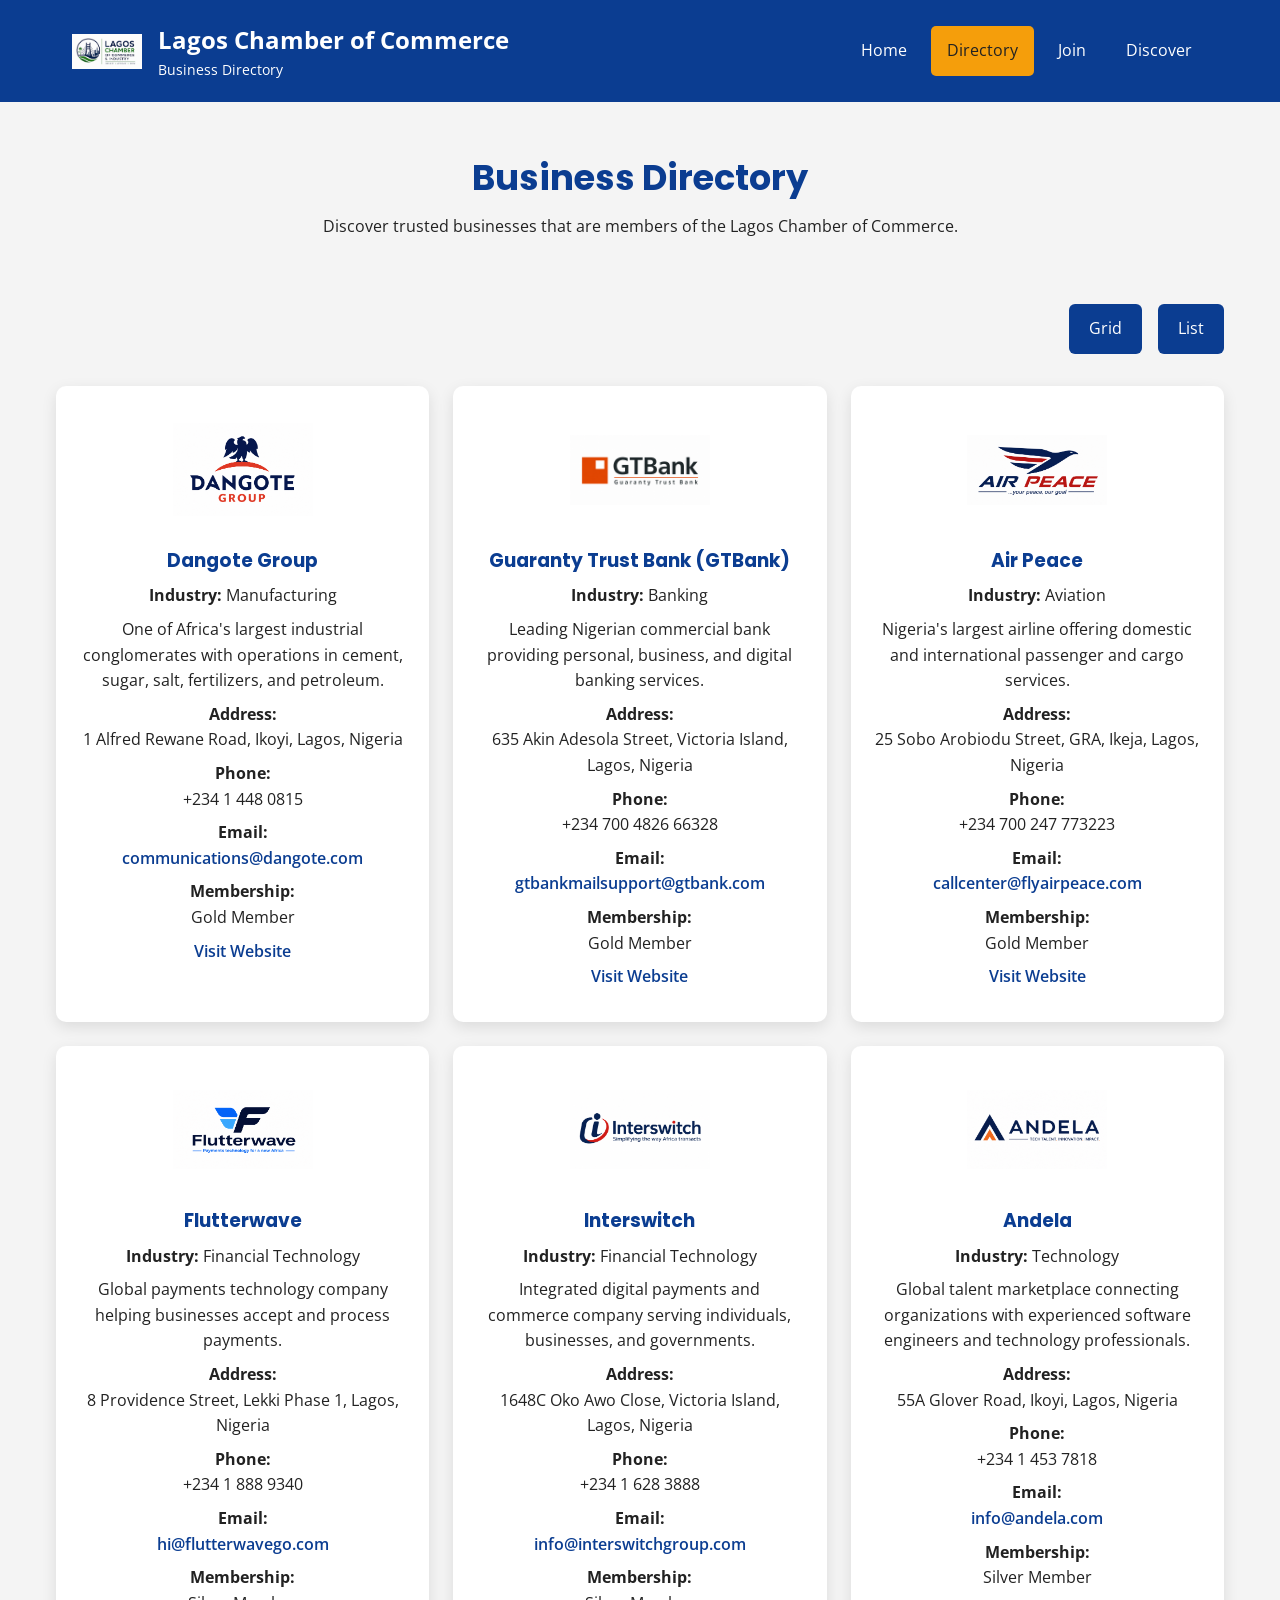
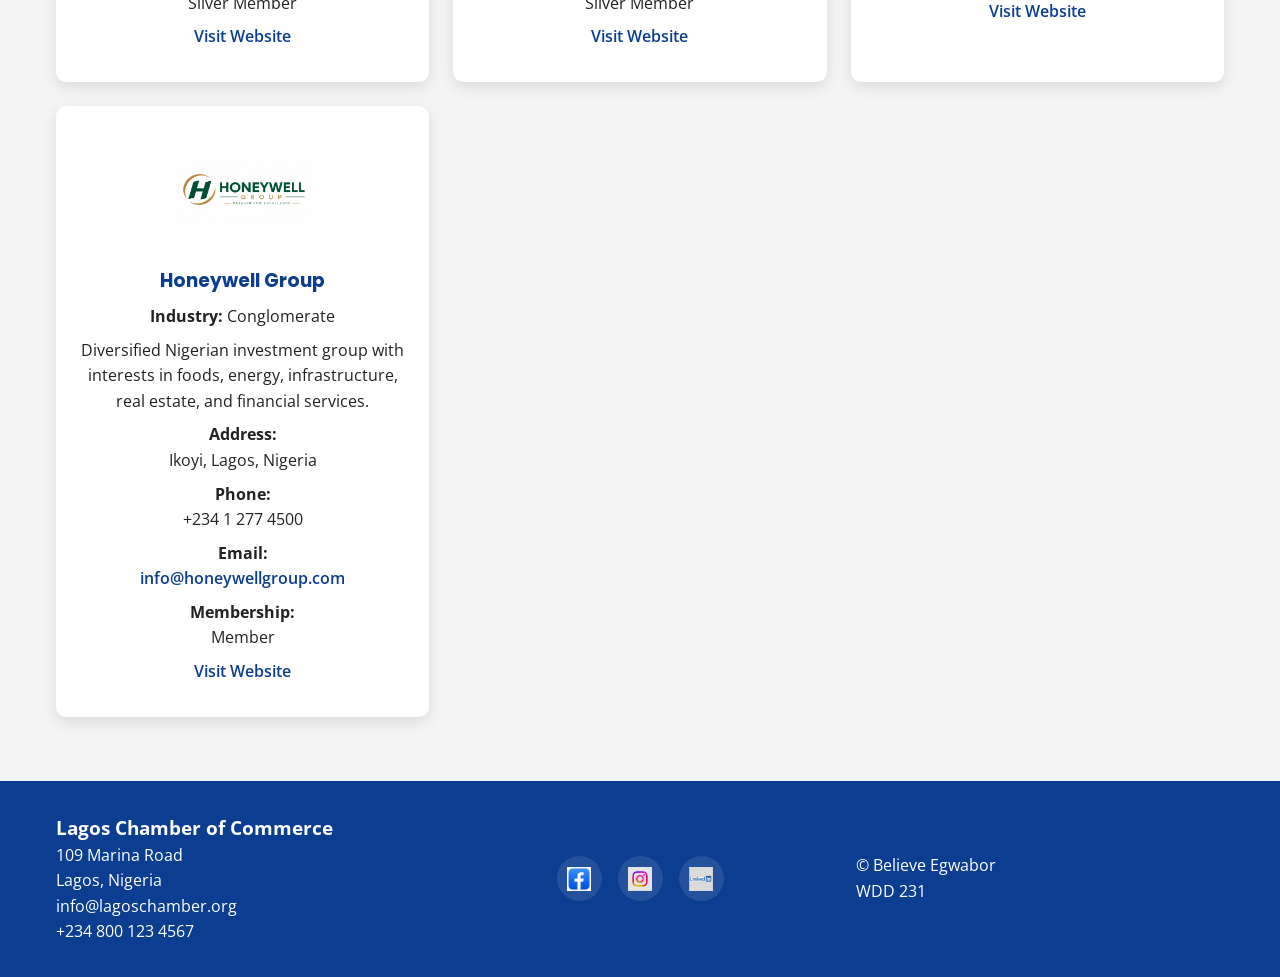
<file: chamber/directory.html>
<!DOCTYPE html>
<html lang="en">
<head>
    <!-- Character Encoding -->
    <meta charset="UTF-8">

    <!-- Responsive Design -->
    <meta name="viewport" content="width=device-width, initial-scale=1.0">

    <!-- SEO -->
    <title>Business Directory - Lagos Chamber of Commerce</title>

    <meta
        name="description"
        content="Explore businesses that are members of the Lagos Chamber of Commerce. Find trusted companies, contact information, and membership details.">

    <meta name="author" content="Believe Egwabor">

    <!-- Favicon -->
    <link rel="icon" href="images/favicon.ico">

    <!-- Open Graph -->
    <meta property="og:title" content="Lagos Chamber of Commerce Directory">
    <meta property="og:description"
        content="Find trusted businesses in the Lagos Chamber of Commerce Directory.">
    <meta property="og:image"
        content="https://believeegwabor-creator.github.io/wdd231/chamber/images/og-image.png">
    <meta property="og:url"
        content="https://believeegwabor-creator.github.io/wdd231/chamber/directory.html">
    <meta property="og:type" content="website">

    <!-- Google Fonts -->
    <link rel="preconnect" href="https://fonts.googleapis.com">

    <link rel="preconnect"
        href="https://fonts.gstatic.com"
        crossorigin>

    <link
        href="https://fonts.googleapis.com/css2?family=Open+Sans:wght@400;600&family=Poppins:wght@500;700&display=swap"
        rel="stylesheet">

    <!-- CSS -->
    <link rel="stylesheet" href="styles/normalize.css">
    <link rel="stylesheet" href="styles/small.css">
    <link rel="stylesheet" href="styles/larger.css">
</head>

<body>

    <!-- ================= HEADER ================= -->

    <header>

        <div class="header-container">

            <a href="directory.html" class="logo">

                <img
                    src="images/logo.png"
                    alt="Lagos Chamber of Commerce Logo"
                    width="60"
                    height="60">

                <div class="logo-text">

                    <h2>Lagos Chamber of Commerce</h2>

                    <p>Business Directory</p>

                </div>

            </a>

            <button
                id="menu-button"
                aria-label="Open navigation menu"
                aria-expanded="false"
                aria-controls="primary-navigation">

                ☰

            </button>

            <nav id="primary-navigation">

                <ul class="navigation">

                    <li><a href="index.html">Home</a></li>

                    <li>
                        <a href="directory.html" class="active">
                            Directory
                        </a>
                    </li>

                    <li><a href="join.html">Join</a></li>

                    <li><a href="discover.html">Discover</a></li>

                </ul>

            </nav>

        </div>

    </header>

    <!-- ================= MAIN ================= -->

    <main>

        <section class="page-header">

            <h1>Business Directory</h1>

            <p>
                Discover trusted businesses that are members of the
                Lagos Chamber of Commerce.
            </p>

        </section>

        <section class="view-controls">

            <h2 class="visually-hidden">
                Directory View Controls
            </h2>

            <button
                id="grid-view"
                aria-label="Display businesses in grid view">

                Grid

            </button>

            <button
                id="list-view"
                aria-label="Display businesses in list view">

                List

            </button>

        </section>

        <section
            id="members-container"
            class="grid-view">

            <!-- JavaScript will generate member cards -->

        </section>

    </main>

    <!-- ================= FOOTER ================= -->

    <footer>

        <div class="footer-content">

            <section>

                <h3>Lagos Chamber of Commerce</h3>

                <p>109 Marina Road</p>

                <p>Lagos, Nigeria</p>

                <p>info@lagoschamber.org</p>

                <p>+234 800 123 4567</p>

            </section>

            <section class="social-links">

                <a href="#" aria-label="Facebook">

                    <img
                        src="images/facebook.png"
                        alt="Facebook icon">

                </a>

                <a href="#" aria-label="Instagram">

                    <img
                        src="images/instagram.png"
                        alt="Instagram icon">

                </a>

                <a href="#" aria-label="LinkedIn">

                    <img
                        src="images/linkedin.png"
                        alt="LinkedIn icon">

                </a>

            </section>

            <section>

                <p>

                    &copy;
                    <span id="current-year"></span>

                    Believe Egwabor

                </p>

                <p>WDD 231</p>

                <p id="last-modified"></p>

            </section>

        </div>

    </footer>

    <script src="scripts/navigation.js" defer></script>

    <script src="scripts/directory.js" defer></script>

</body>

</html>
</file>
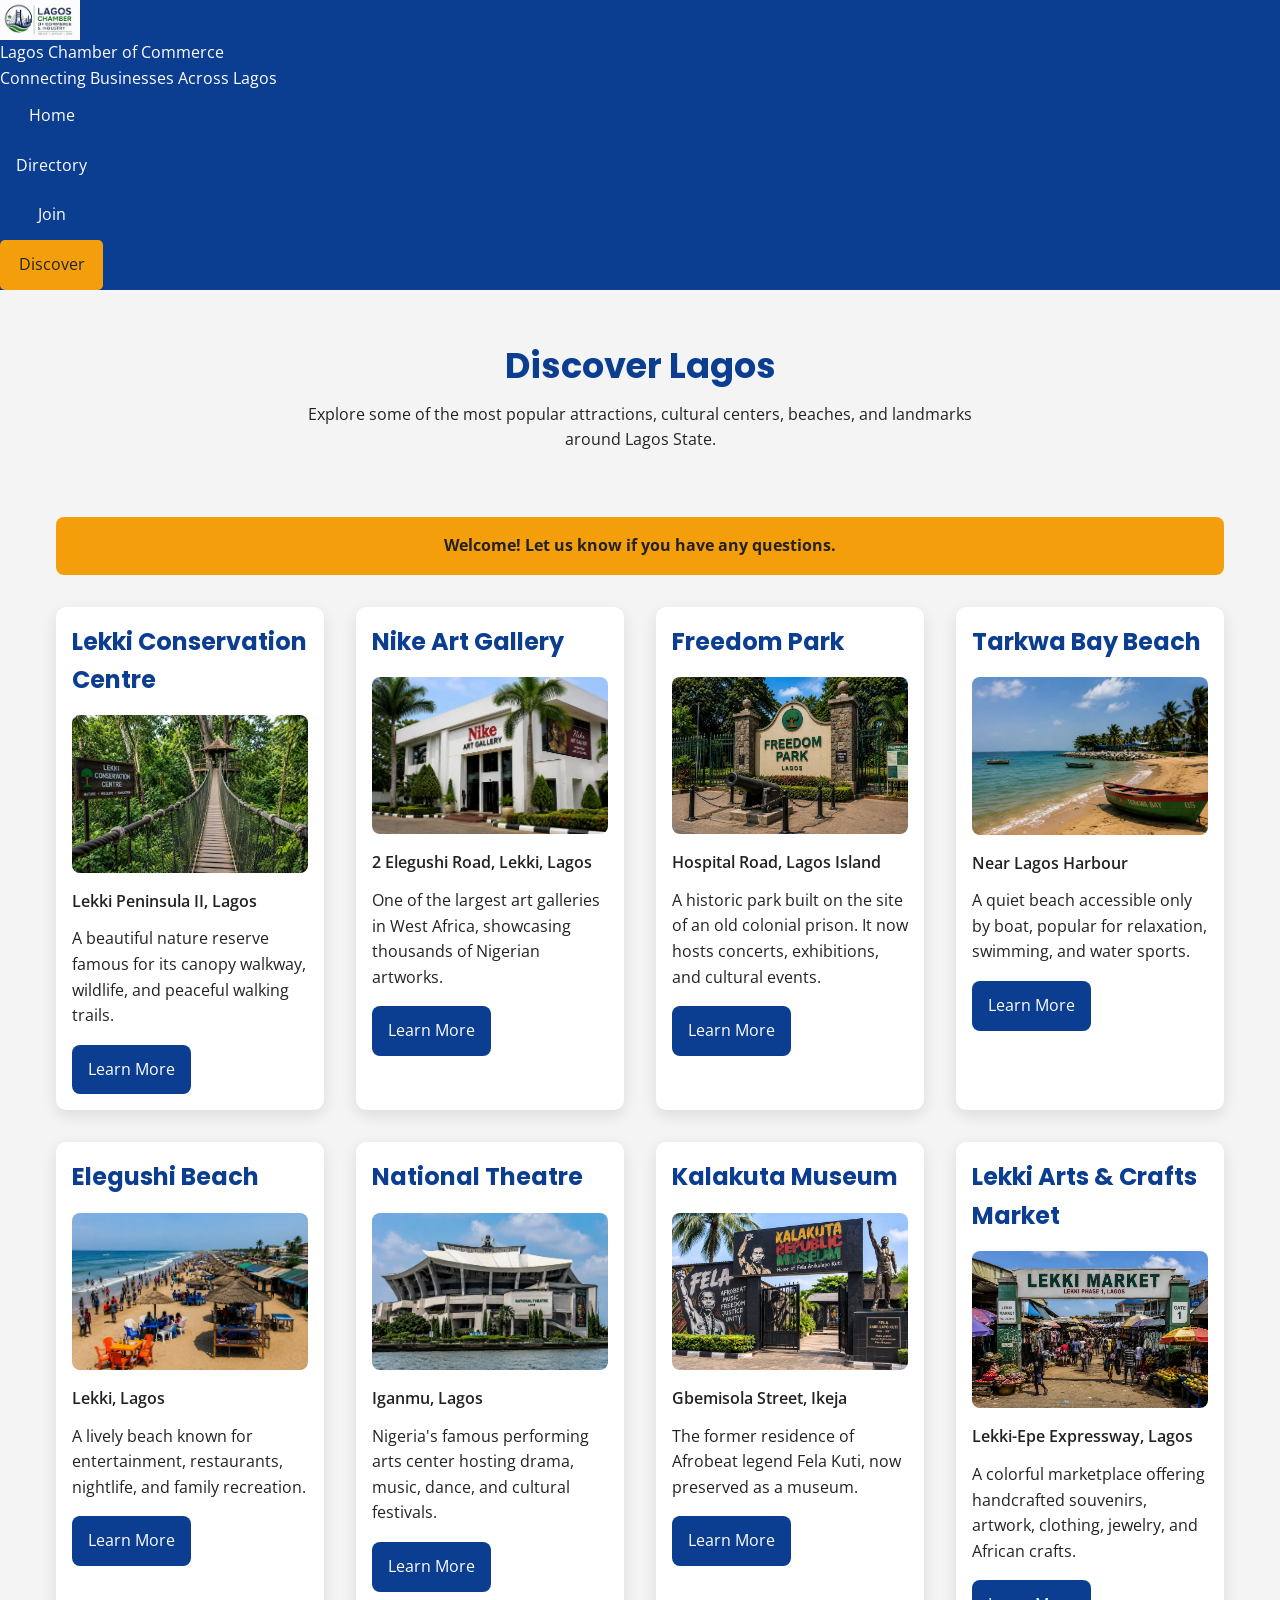
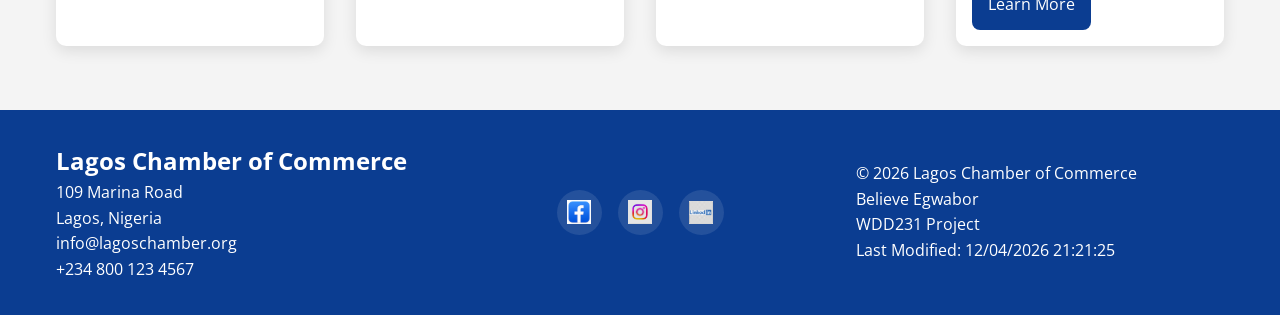
<file: chamber/discover.html>
<!DOCTYPE html>
<html lang="en">

<head>
    <meta charset="UTF-8">
    <meta name="viewport" content="width=device-width, initial-scale=1.0">

    <title>Discover | Lagos Chamber of Commerce</title>

    <meta name="description"
        content="Discover attractions, culture, history, and places of interest in Lagos, Nigeria.">

    <meta name="author" content="Believe Egwabor">

    <meta property="og:title" content="Discover Lagos with the Chamber of Commerce">
    <meta property="og:description"
        content="Explore the top attractions and places of interest in Lagos.">
    <meta property="og:image"
        content="https://believeegwabor-creator.github.io/wdd231/chamber/images/og-image.png">
    <meta property="og:url"
        content="https://believeegwabor-creator.github.io/wdd231/chamber/discover.html">

    <link rel="icon" href="images/favicon.ico">

    <link rel="preconnect" href="https://fonts.googleapis.com">
    <link rel="preconnect" href="https://fonts.gstatic.com" crossorigin>

    <link
        href="https://fonts.googleapis.com/css2?family=Open+Sans:wght@400;600&family=Poppins:wght@500;700&display=swap"
        rel="stylesheet">

    <link rel="stylesheet" href="styles/normalize.css">
    <link rel="stylesheet" href="styles/small.css">
    <link rel="stylesheet" href="styles/larger.css">

    <script src="scripts/navigation.js" defer></script>
    <script type="module" src="scripts/discover.js"></script>

</head>

<body>

<header>

    <div class="logo-container">

        <img src="images/logo.png"
            alt="Lagos Chamber of Commerce Logo"
            width="80"
            height="80">

        <div>
            <p class="site-title">Lagos Chamber of Commerce</p>
            <p>Connecting Businesses Across Lagos</p>
        </div>

    </div>

    <button id="menu-button" aria-label="Menu">
        ☰
    </button>

    <nav class="navigation">

        <ul>

            <li><a href="index.html">Home</a></li>

            <li><a href="directory.html">Directory</a></li>

            <li><a href="join.html">Join</a></li>

            <li><a href="discover.html" class="active">Discover</a></li>

        </ul>

    </nav>

</header>

<main>

<section class="page-header">

    <h1>Discover Lagos</h1>

    <p>
        Explore some of the most popular attractions,
        cultural centers, beaches, and landmarks
        around Lagos State.
    </p>

</section>

<div id="visitor-message"
     class="visitor-message">
</div>

</section>

<div id="discover-grid"
     class="discover-grid">
</div>

</section>

</main>

<footer>

    <div class="footer-content">

        <section>

            <h2>Lagos Chamber of Commerce</h2>

            <p>109 Marina Road</p>

            <p>Lagos, Nigeria</p>

            <p>info@lagoschamber.org</p>

            <p>+234 800 123 4567</p>

        </section>

        <section class="social-links">

            <a href="https://facebook.com"
                target="_blank"
                rel="noopener">

                <img src="images/facebook.png"
                    alt="Facebook icon"
                    width="40"
                    height="40">

            </a>

            <a href="https://instagram.com"
                target="_blank"
                rel="noopener">

                <img src="images/instagram.png"
                    alt="Instagram icon"
                    width="40"
                    height="40">

            </a>

            <a href="https://linkedin.com"
                target="_blank"
                rel="noopener">

                <img src="images/linkedin.png"
                    alt="LinkedIn icon"
                    width="40"
                    height="40">

            </a>

        </section>

        <section>

            <p>&copy; <span id="currentYear"></span> Lagos Chamber of Commerce</p>

            <p>Believe Egwabor</p>

            <p>WDD231 Project</p>

            <p>
                Last Modified:
                <span id="lastModified"></span>
            </p>

        </section>

    </div>

</footer>

</body>
</html>
</file>
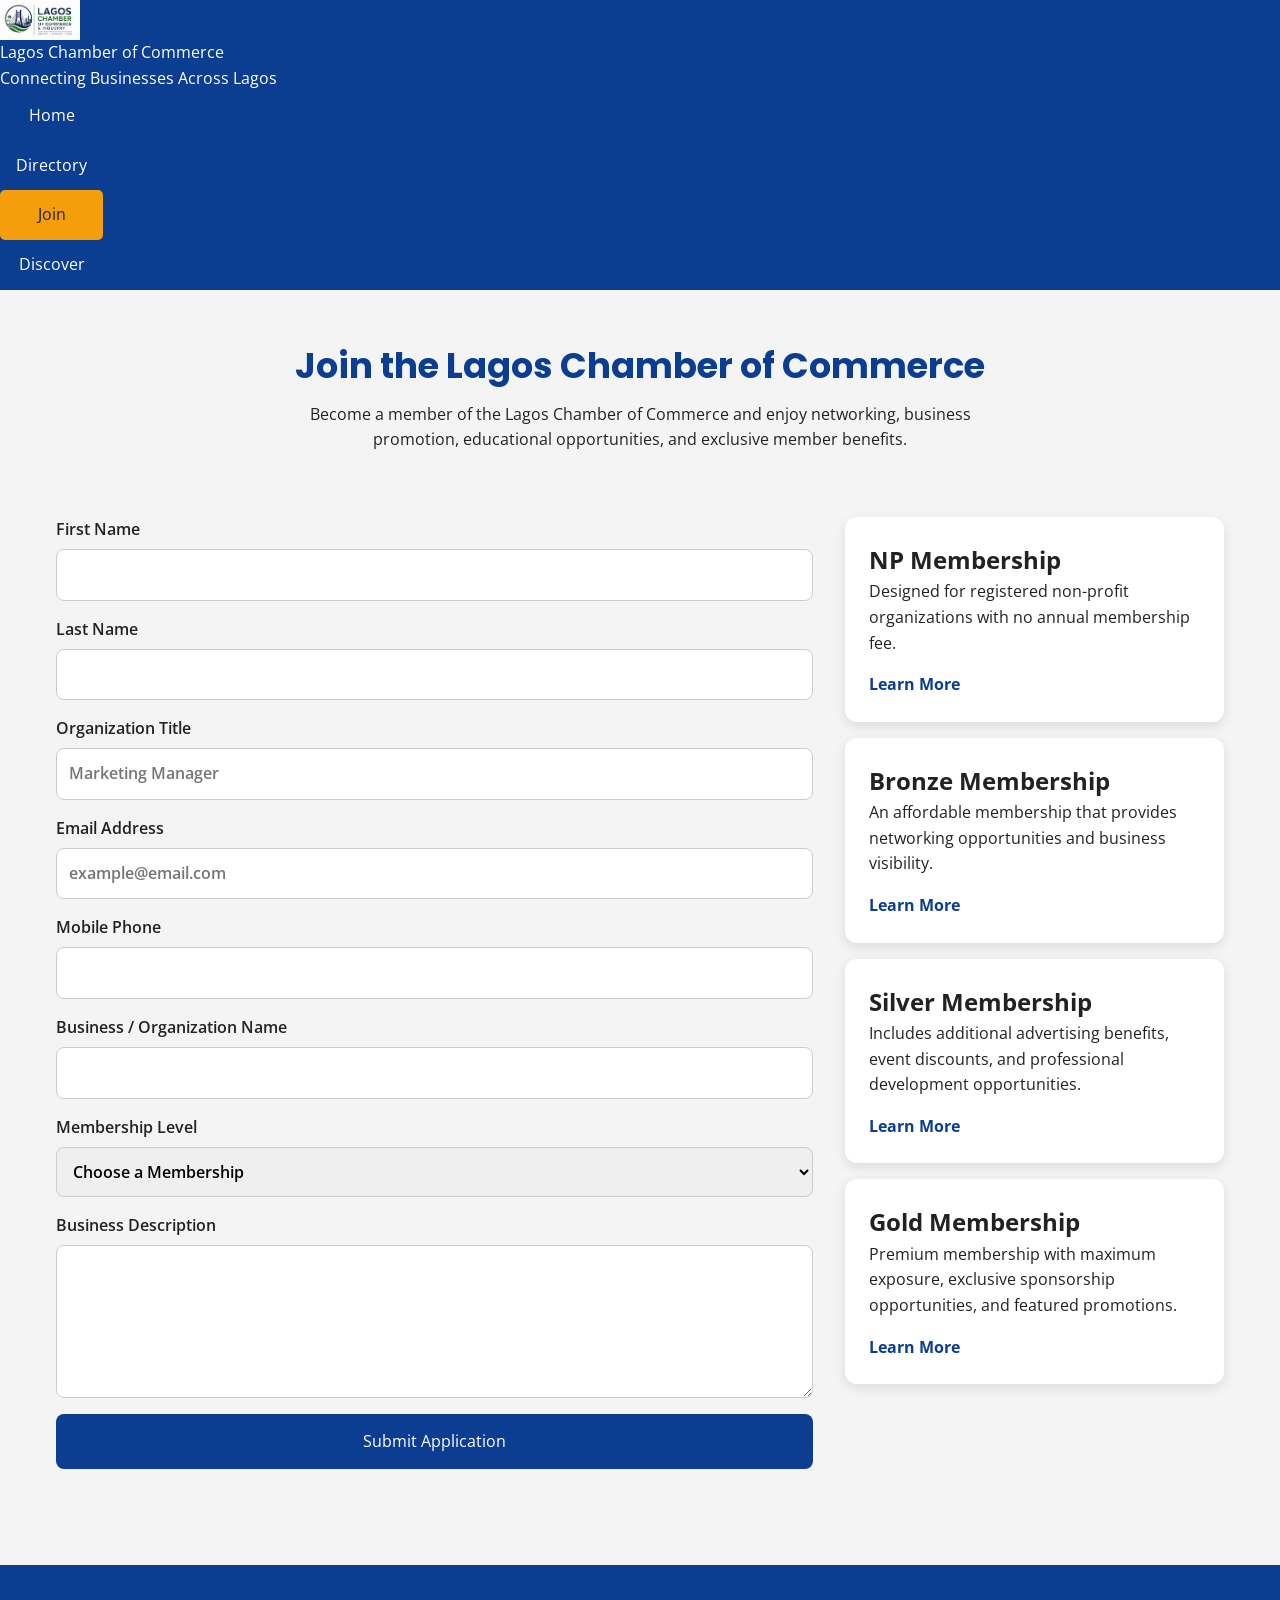
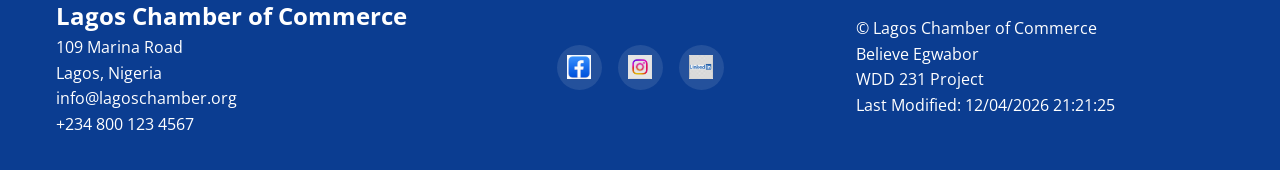
<file: chamber/join.html>
<!DOCTYPE html>
<html lang="en">
<head>
    <meta charset="UTF-8">
    <meta name="viewport" content="width=device-width, initial-scale=1.0">

    <title>Join the Lagos Chamber of Commerce</title>

    <meta name="description" content="Apply to become a member of the Lagos Chamber of Commerce and enjoy networking, business promotion, and exclusive member benefits.">

    <meta name="author" content="Believe Egwabor">

    <meta property="og:title" content="Join the Lagos Chamber of Commerce Today">
    <meta property="og:description" content="Become a member of the Lagos Chamber of Commerce and enjoy exclusive business benefits.">
    <meta property="og:image" content="https://believeegwabor-creator.github.io/wdd231/chamber/images/og-image.png">
    <meta property="og:url" content="https://believeegwabor-creator.github.io/wdd231/chamber/join.html">

    <link rel="icon" href="images/favicon.ico">

    <link rel="preconnect" href="https://fonts.googleapis.com">
    <link rel="preconnect" href="https://fonts.gstatic.com" crossorigin>

    <link href="https://fonts.googleapis.com/css2?family=Open+Sans:wght@400;600&family=Poppins:wght@500;700&display=swap" rel="stylesheet">

    <link rel="stylesheet" href="styles/normalize.css">
    <link rel="stylesheet" href="styles/small.css">
    <link rel="stylesheet" href="styles/larger.css">

    <script src="scripts/navigation.js" defer></script>
    <script src="scripts/join.js" defer></script>
</head>

<body>

<header>

    <div class="logo-container">

        <img
            src="images/logo.png"
            alt="Lagos Chamber of Commerce Logo"
            width="80"
            height="80">

        <div>
            <p class="site-title">Lagos Chamber of Commerce</p>
            <p>Connecting Businesses Across Lagos</p>
        </div>

    </div>

    <button id="menu-button" aria-label="Open Navigation">
        ☰
    </button>

    <nav class="navigation">

        <ul>
            <li><a href="index.html">Home</a></li>
            <li><a href="directory.html">Directory</a></li>
            <li><a href="join.html" class="active">Join</a></li>
            <li><a href="discover.html">Discover</a></li>
        </ul>

    </nav>

</header>

<main>

<section class="page-header">

    <h1>Join the Lagos Chamber of Commerce</h1>

    <p>
        Become a member of the Lagos Chamber of Commerce and enjoy networking,
        business promotion, educational opportunities, and exclusive member
        benefits.
    </p>

</section>

<div class="join-layout">

<form method="get" action="thankyou.html" class="join-form">

<label>
    First Name
    <input
        type="text"
        name="firstName"
        title="Enter your first name"
        autocomplete="given-name"
        required>
</label>

<label>
    Last Name
    <input
        type="text"
        name="lastName"
        title="Enter your last name"
        autocomplete="family-name"
        required>
</label>

<label>
    Organization Title
    <input
        type="text"
        name="organizationTitle"
        title="Enter your organizational title"
        autocomplete="organization-title"
        pattern="[A-Za-z\s-]{7,}"
        placeholder="Marketing Manager">
</label>

<label>
    Email Address
    <input
        type="email"
        name="email"
        title="Enter your email address"
        autocomplete="email"
        placeholder="example@email.com"
        required>
</label>

<label>
    Mobile Phone
    <input
        type="tel"
        name="phone"
        title="Enter your mobile phone number"
        autocomplete="tel"
        required>
</label>

<label>
    Business / Organization Name
    <input
        type="text"
        name="organization"
        title="Enter your organization name"
        autocomplete="organization"
        required>
</label>

<label>

    Membership Level

    <select
        name="membership"
        title="Select a membership level"
        required>

        <option value="">Choose a Membership</option>
        <option value="np">NP Membership</option>
        <option value="bronze">Bronze Membership</option>
        <option value="silver">Silver Membership</option>
        <option value="gold">Gold Membership</option>

    </select>

</label>

<label>

    Business Description

    <textarea
        name="description"
        title="Describe your business"
        rows="5"></textarea>

</label>

<input
    type="hidden"
    id="timestamp"
    name="timestamp">

<input
    type="submit"
    value="Submit Application">

</form>

<aside class="membership-cards">

    <section class="membership-card">
        <h2>NP Membership</h2>
        <p>
            Designed for registered non-profit organizations with no annual
            membership fee.
        </p>

        <a href="#" data-modal="npModal">Learn More</a>
    </section>

    <section class="membership-card">
        <h2>Bronze Membership</h2>
        <p>
            An affordable membership that provides networking opportunities
            and business visibility.
        </p>

        <a href="#" data-modal="bronzeModal">Learn More</a>
    </section>

    <section class="membership-card">
        <h2>Silver Membership</h2>
        <p>
            Includes additional advertising benefits, event discounts, and
            professional development opportunities.
        </p>

        <a href="#" data-modal="silverModal">Learn More</a>
    </section>

    <section class="membership-card">
        <h2>Gold Membership</h2>
        <p>
            Premium membership with maximum exposure, exclusive sponsorship
            opportunities, and featured promotions.
        </p>

        <a href="#" data-modal="goldModal">Learn More</a>
    </section>

</aside>

</div>

</main>

<!-- NP Membership Modal -->

<dialog id="npModal">

    <h2>NP Membership</h2>

    <ul>
        <li>No annual membership fee.</li>
        <li>Access to networking events.</li>
        <li>Educational workshops.</li>
        <li>Community partnership opportunities.</li>
    </ul>

    <button class="close-modal">Close</button>

</dialog>

<!-- Bronze Membership Modal -->

<dialog id="bronzeModal">

    <h2>Bronze Membership</h2>

    <ul>
        <li>Business directory listing.</li>
        <li>Networking opportunities.</li>
        <li>Member-only training sessions.</li>
        <li>Monthly Chamber newsletter.</li>
    </ul>

    <button class="close-modal">Close</button>

</dialog>

<!-- Silver Membership Modal -->

<dialog id="silverModal">

    <h2>Silver Membership</h2>

    <ul>
        <li>Everything included in Bronze.</li>
        <li>Advertising discounts.</li>
        <li>Priority event registration.</li>
        <li>Featured business promotion.</li>
    </ul>

    <button class="close-modal">Close</button>

</dialog>

<!-- Gold Membership Modal -->

<dialog id="goldModal">

    <h2>Gold Membership</h2>

    <ul>
        <li>Everything included in Silver.</li>
        <li>Homepage spotlight advertising.</li>
        <li>VIP invitations to Chamber events.</li>
        <li>Premium sponsorship opportunities.</li>
        <li>Priority business support.</li>
    </ul>

    <button class="close-modal">Close</button>

</dialog>

<footer>

    <div class="footer-content">

        <section>

            <h2>Lagos Chamber of Commerce</h2>

            <p>109 Marina Road</p>

            <p>Lagos, Nigeria</p>

            <p>info@lagoschamber.org</p>

            <p>+234 800 123 4567</p>

        </section>

        <section class="social-links">

            <a href="https://facebook.com" target="_blank" rel="noopener">
                <img
                    src="images/facebook.png"
                    alt="Facebook icon"
                    width="40"
                    height="40">
            </a>

            <a href="https://instagram.com" target="_blank" rel="noopener">
                <img
                    src="images/instagram.png"
                    alt="Instagram icon"
                    width="40"
                    height="40">
            </a>

            <a href="https://linkedin.com" target="_blank" rel="noopener">
                <img
                    src="images/linkedin.png"
                    alt="LinkedIn icon"
                    width="40"
                    height="40">
            </a>

        </section>

        <section>

            <p>&copy; <span id="currentYear"></span> Lagos Chamber of Commerce</p>

            <p>Believe Egwabor</p>

            <p>WDD 231 Project</p>

            <p>
                Last Modified:
                <span id="lastModified"></span>
            </p>

        </section>

    </div>

</footer>

</body>
</html>
</file>
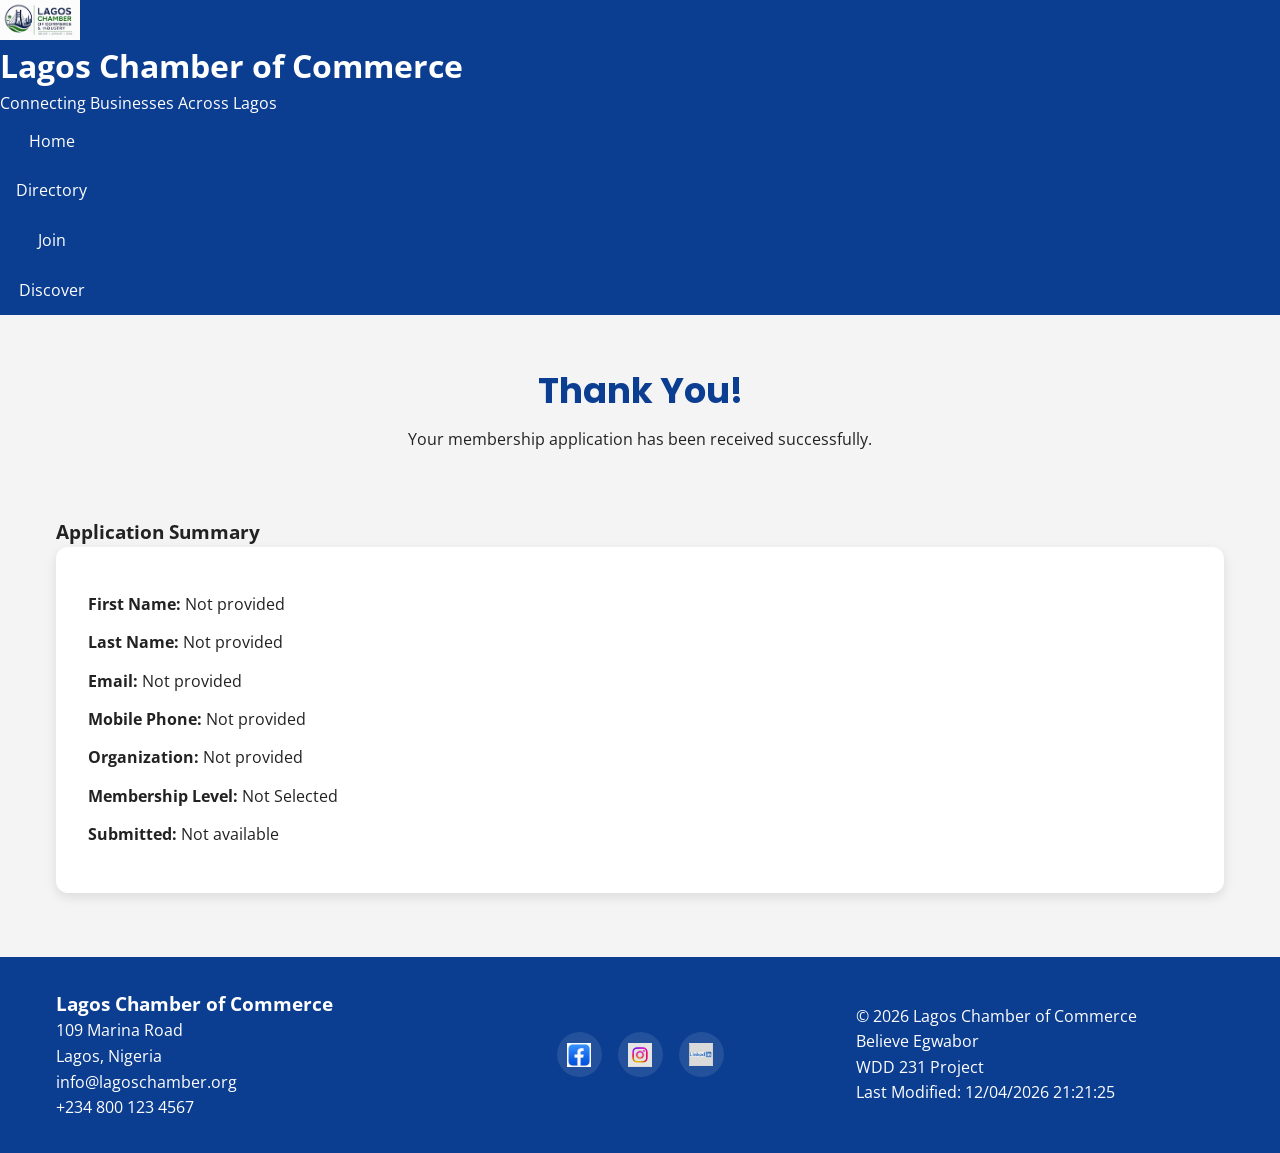
<file: chamber/thankyou.html>
<!DOCTYPE html>
<html lang="en">
<head>
    <meta charset="UTF-8">
    <meta name="viewport" content="width=device-width, initial-scale=1.0">

    <title>Thank You | Lagos Chamber of Commerce</title>

    <meta name="description" content="Thank you for applying to join the Lagos Chamber of Commerce.">

    <meta name="author" content="Believe Egwabor">

    <meta property="og:title" content="Thank You | Lagos Chamber of Commerce">
    <meta property="og:description" content="Application successfully submitted.">
    <meta property="og:image" content="https://believeegwabor-creator.github.io/wdd231/chamber/images/og-image.png">
    <meta property="og:url" content="https://believeegwabor-creator.github.io/wdd231/chamber/thankyou.html">

    <link rel="icon" href="images/favicon.ico">

    <link rel="preconnect" href="https://fonts.googleapis.com">
    <link rel="preconnect" href="https://fonts.gstatic.com" crossorigin>

    <link href="https://fonts.googleapis.com/css2?family=Open+Sans:wght@400;600&family=Poppins:wght@500;700&display=swap" rel="stylesheet">

    <link rel="stylesheet" href="styles/normalize.css">
    <link rel="stylesheet" href="styles/small.css">
    <link rel="stylesheet" href="styles/larger.css">

    <script src="scripts/navigation.js" defer></script>
    <script src="scripts/thankyou.js" defer></script>
</head>

<body>

<header>

    <div class="logo-container">

        <img src="images/logo.png"
            alt="Lagos Chamber of Commerce Logo"
            width="80"
            height="80">

        <div>
            <h1>Lagos Chamber of Commerce</h1>
            <p>Connecting Businesses Across Lagos</p>
        </div>

    </div>

    <button id="menu-button" aria-label="Open Navigation">
        ☰
    </button>

    <nav class="navigation">
        <ul>
            <li><a href="index.html">Home</a></li>
            <li><a href="directory.html">Directory</a></li>
            <li><a href="join.html">Join</a></li>
            <li><a href="discover.html">Discover</a></li>
        </ul>
    </nav>

</header>

<main>

<section class="page-header">

    <h2>Thank You!</h2>

    <p>
        Your membership application has been received successfully.
    </p>

</section>

<section class="application-summary">

    <h3>Application Summary</h3>

    <div class="summary-card">

        <p><strong>First Name:</strong> <span id="firstName"></span></p>

        <p><strong>Last Name:</strong> <span id="lastName"></span></p>

        <p><strong>Email:</strong> <span id="email"></span></p>

        <p><strong>Mobile Phone:</strong> <span id="phone"></span></p>

        <p><strong>Organization:</strong> <span id="organization"></span></p>

        <p><strong>Membership Level:</strong> <span id="membership"></span></p>

        <p><strong>Submitted:</strong> <span id="timestamp"></span></p>

    </div>

</section>

</main>

<footer>

    <div class="footer-content">

        <div>

            <h3>Lagos Chamber of Commerce</h3>

            <p>109 Marina Road</p>

            <p>Lagos, Nigeria</p>

            <p>info@lagoschamber.org</p>

            <p>+234 800 123 4567</p>

        </div>

        <div class="social-links">

            <a href="#"><img src="images/facebook.png" alt="Facebook icon" width="40" height="40"></a>

            <a href="#"><img src="images/instagram.png" alt="Instagram icon" width="40" height="40"></a>

            <a href="#"><img src="images/linkedin.png" alt="LinkedIn icon" width="40" height="40"></a>

        </div>

        <div>

            <p>&copy; 2026 Lagos Chamber of Commerce</p>

            <p>Believe Egwabor</p>

            <p>WDD 231 Project</p>

            <p>Last Modified:
                <span id="lastModified"></span>
            </p>

        </div>

    </div>

</footer>

</body>
</html>
</file>
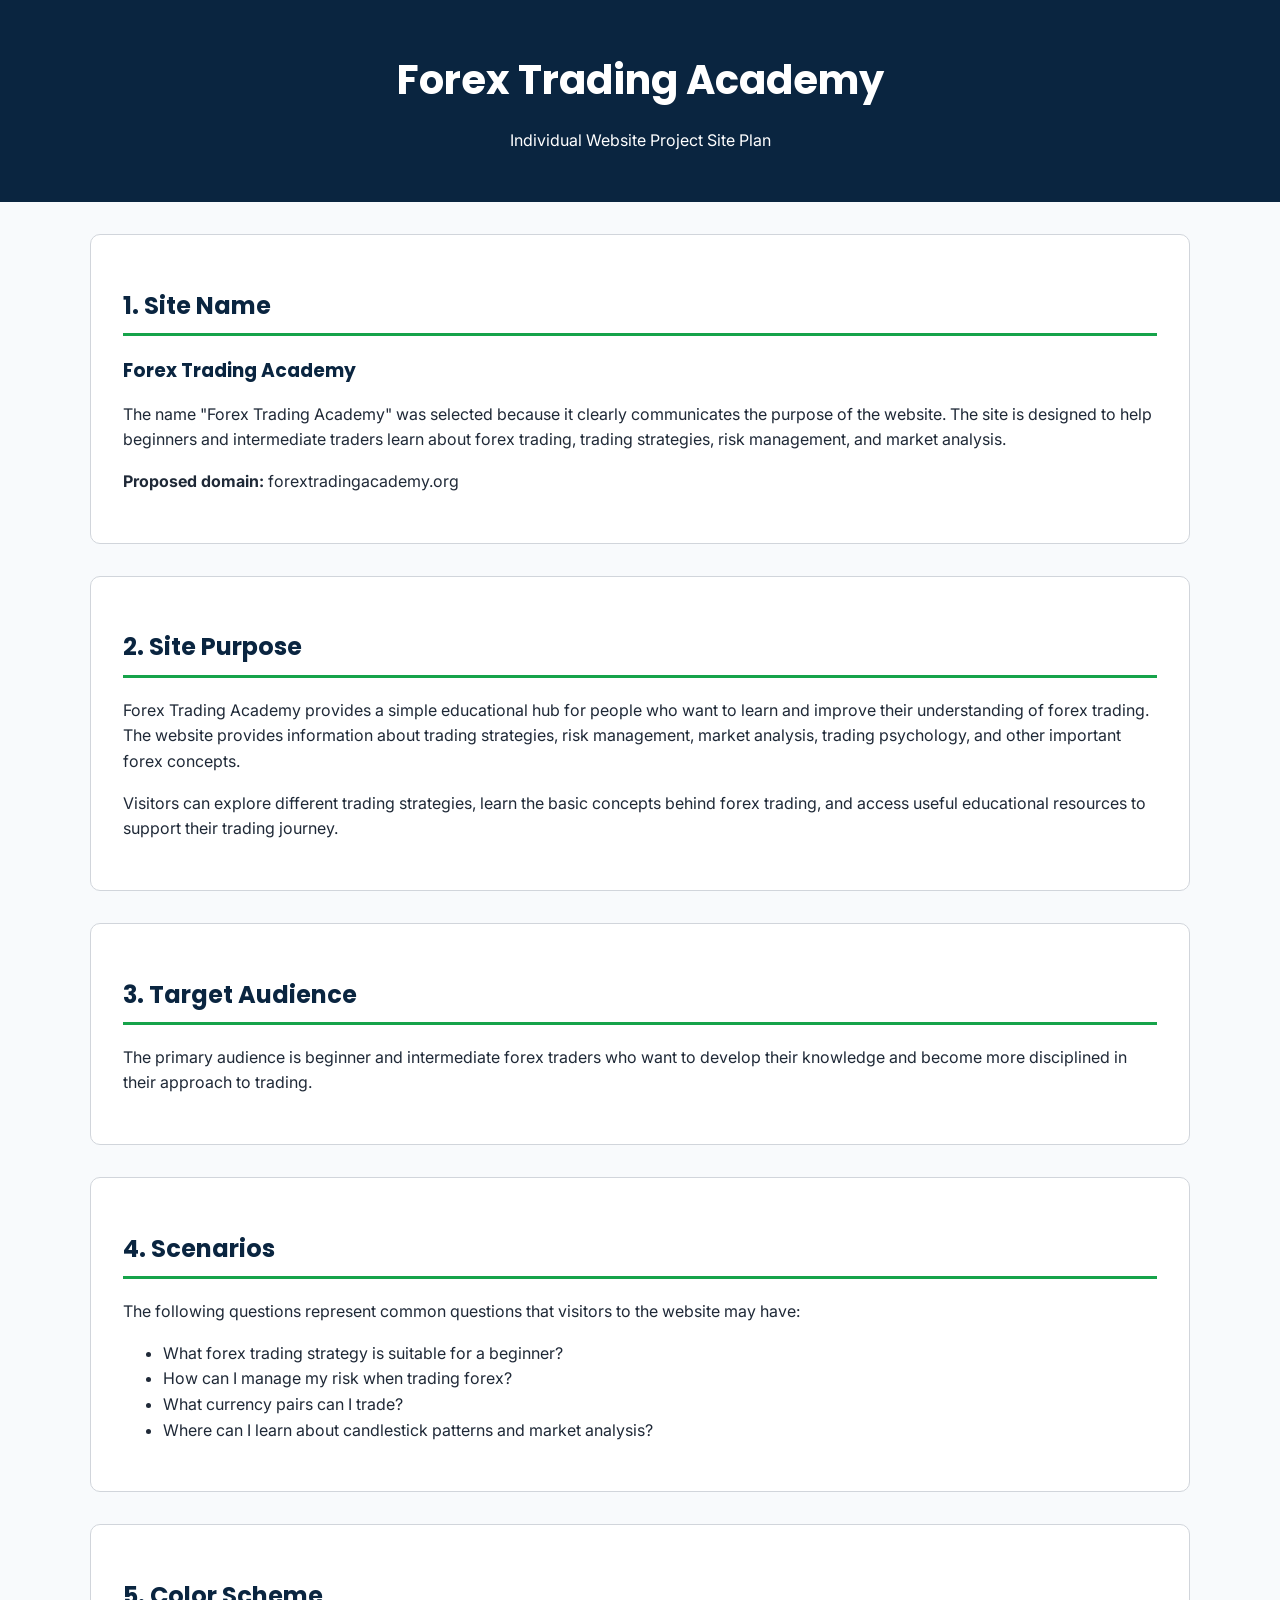
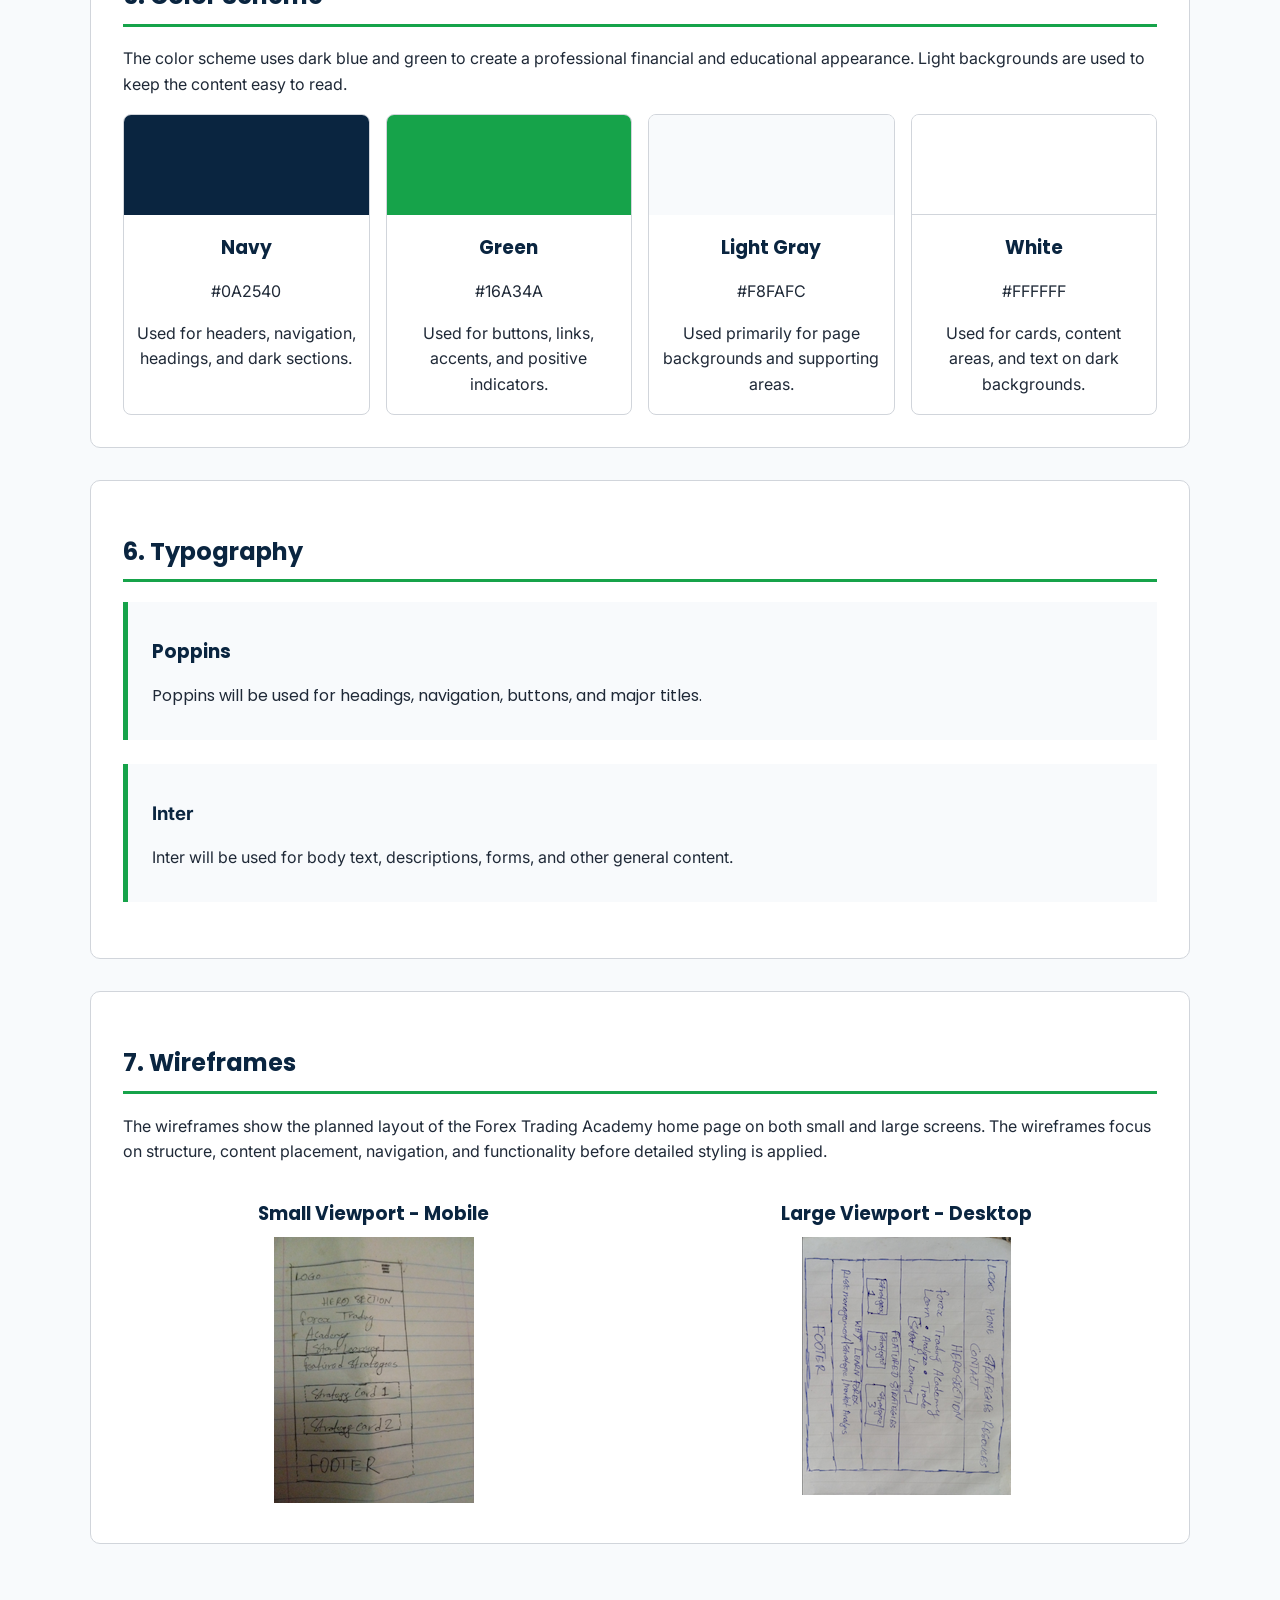
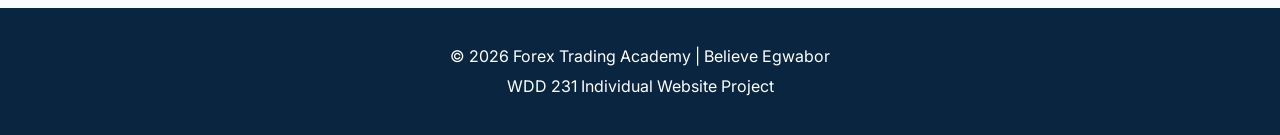
<file: finalproject/siteplan.html>
<!DOCTYPE html>
<html lang="en">
<head>
    <meta charset="UTF-8">
    <meta name="viewport" content="width=device-width, initial-scale=1.0">

    <title>Forex Trading Academy | Site Plan</title>

    <meta name="description"
        content="Site plan for the Forex Trading Academy individual website project.">

    <meta name="author" content="Believe Egwabor">

    <!-- Open Graph -->
    <meta property="og:title" content="Forex Trading Academy | Site Plan">
    <meta property="og:description" content="Site plan for the Forex Trading Academy individual website project.">
    <meta property="og:image" content="https://believeegwabor-creator.github.io/wdd231/finalproject/images/wireframe-desktop.png">
    <meta property="og:url" content="https://believeegwabor-creator.github.io/wdd231/finalproject/siteplan.html">

    <link rel="icon" href="images/favicon.ico">

    <link rel="preconnect" href="https://fonts.googleapis.com">
    <link rel="preconnect" href="https://fonts.gstatic.com" crossorigin>
    <link href="https://fonts.googleapis.com/css2?family=Inter:wght@400;500;600;700&family=Poppins:wght@500;600;700&display=swap" rel="stylesheet">

    <link rel="stylesheet" href="css/siteplan.css">
</head>

<body>

    <header>
        <div class="container">
            <h1>Forex Trading Academy</h1>
            <p class="subtitle">Individual Website Project Site Plan</p>
        </div>
    </header>

    <main class="container">

        <!-- Site Name -->
        <section>
            <h2>1. Site Name</h2>

            <h3>Forex Trading Academy</h3>

            <p>
                The name "Forex Trading Academy" was selected because it clearly
                communicates the purpose of the website. The site is designed to
                help beginners and intermediate traders learn about forex trading,
                trading strategies, risk management, and market analysis.
            </p>

            <p>
                <strong>Proposed domain:</strong>
                forextradingacademy.org
            </p>
        </section>

        <!-- Site Purpose -->
        <section>
            <h2>2. Site Purpose</h2>

            <p>
                Forex Trading Academy provides a simple educational hub for
                people who want to learn and improve their understanding of
                forex trading. The website provides information about trading
                strategies, risk management, market analysis, trading psychology,
                and other important forex concepts.
            </p>

            <p>
                Visitors can explore different trading strategies, learn the
                basic concepts behind forex trading, and access useful educational
                resources to support their trading journey.
            </p>
        </section>

        <!-- Target Audience -->
        <section>
            <h2>3. Target Audience</h2>

            <p>
                The primary audience is beginner and intermediate forex traders
                who want to develop their knowledge and become more disciplined
                in their approach to trading.
            </p>
        </section>

        <!-- Scenarios -->
        <section>
            <h2>4. Scenarios</h2>

            <p>
                The following questions represent common questions that visitors
                to the website may have:
            </p>

            <ul>
                <li>
                    What forex trading strategy is suitable for a beginner?
                </li>

                <li>
                    How can I manage my risk when trading forex?
                </li>

                <li>
                    What currency pairs can I trade?
                </li>

                <li>
                    Where can I learn about candlestick patterns and market analysis?
                </li>
            </ul>
        </section>

        <!-- Color Scheme -->
        <section>
            <h2>5. Color Scheme</h2>

            <p>
                The color scheme uses dark blue and green to create a professional
                financial and educational appearance. Light backgrounds are used
                to keep the content easy to read.
            </p>

            <div class="color-grid">

                <div class="color-card">
                    <div class="color-swatch navy"></div>
                    <h3>Navy</h3>
                    <p>#0A2540</p>
                    <p>Used for headers, navigation, headings, and dark sections.</p>
                </div>

                <div class="color-card">
                    <div class="color-swatch green"></div>
                    <h3>Green</h3>
                    <p>#16A34A</p>
                    <p>Used for buttons, links, accents, and positive indicators.</p>
                </div>

                <div class="color-card">
                    <div class="color-swatch light"></div>
                    <h3>Light Gray</h3>
                    <p>#F8FAFC</p>
                    <p>Used primarily for page backgrounds and supporting areas.</p>
                </div>

                <div class="color-card">
                    <div class="color-swatch white"></div>
                    <h3>White</h3>
                    <p>#FFFFFF</p>
                    <p>Used for cards, content areas, and text on dark backgrounds.</p>
                </div>

            </div>
        </section>

        <!-- Typography -->
        <section>
            <h2>6. Typography</h2>

            <div class="font-example">
                <h3 class="poppins">Poppins</h3>

                <p class="poppins">
                    Poppins will be used for headings, navigation, buttons,
                    and major titles.
                </p>
            </div>

            <div class="font-example">
                <h3 class="inter">Inter</h3>

                <p class="inter">
                    Inter will be used for body text, descriptions, forms,
                    and other general content.
                </p>
            </div>
        </section>

        <!-- Wireframe -->
        <section>
            <h2>7. Wireframes</h2>

            <p>
                The wireframes show the planned layout of the Forex Trading
                Academy home page on both small and large screens. The wireframes
                focus on structure, content placement, navigation, and functionality
                before detailed styling is applied.
            </p>

            <div class="wireframes">

    <div class="wireframe">
        <h3>Small Viewport - Mobile</h3>

        <img
            src="images/wireframe-mobile.png"
            alt="Hand-drawn wireframe showing the mobile layout of the Forex Trading Academy home page">
    </div>

    <div class="wireframe">
        <h3>Large Viewport - Desktop</h3>

        <img
            src="images/wireframe-desktop.png"
            alt="Hand-drawn wireframe showing the desktop layout of the Forex Trading Academy home page">
    </div>

</div>
        </section>

    </main>

    <footer>
        <div class="container">
            <p>
                &copy; 2026 Forex Trading Academy | Believe Egwabor
            </p>

            <p>
                WDD 231 Individual Website Project
            </p>
        </div>
    </footer>

</body>
</html>
</file>
<file: chamber/styles/small.css>
/* ===========================================
   CSS VARIABLES
=========================================== */

:root {
    --primary-color: #0b3d91;
    --secondary-color: #f4f4f4;
    --accent-color: #f59e0b;
    --text-color: #222222;
    --white: #ffffff;
    --border-color: #dddddd;

    --heading-font: "Poppins", sans-serif;
    --body-font: "Open Sans", sans-serif;

    --shadow: 0 5px 15px rgba(0, 0, 0, 0.1);
    --border-radius: 10px;
    --transition: all 0.3s ease;
}

/* ===========================================
   GLOBAL STYLES
=========================================== */

*,
*::before,
*::after {
    box-sizing: border-box;
}

body {
    margin: 0;
    font-family: var(--body-font);
    background: var(--secondary-color);
    color: var(--text-color);
    line-height: 1.6;
}

img {
    display: block;
    max-width: 100%;
    height: auto;
}

a {
    text-decoration: none;
    color: inherit;
}

ul {
    list-style: none;
    margin: 0;
    padding: 0;
}

button {
    font: inherit;
    cursor: pointer;
}

/* ===========================================
   HEADER
=========================================== */

header {
    background: var(--primary-color);
    color: var(--white);
}

.header-container {
    max-width: 1200px;
    margin: auto;
    padding: 1rem;

    display: flex;
    justify-content: space-between;
    align-items: center;
}

.logo {
    display: flex;
    align-items: center;
    gap: 1rem;
}

.logo img {
    width: 70px;
    height: 70px;
    object-fit: contain;
}

.logo h1 {
    margin: 0;
    font-family: var(--heading-font);
    font-size: 1.2rem;
}

.logo p {
    margin: 0;
    font-size: .85rem;
}

/* ===========================================
   NAVIGATION
=========================================== */

#menu-button {
    background: none;
    border: none;
    color: var(--white);
    font-size: 2rem;
}

nav {
    display: none;
    width: 100%;
}

nav.open {
    display: block;
}

.navigation {
    display: flex;
    flex-direction: column;
}

.navigation a {
    display: block;
    padding: 1rem;
    text-align: center;
    transition: var(--transition);
}

.navigation a:hover {
    background: rgba(255,255,255,.15);
}

.active {
    background: var(--accent-color);
    color: var(--text-color);
}

/* ===========================================
   MAIN
=========================================== */

main {
    max-width: 1200px;
    margin: auto;
    padding: 1rem;
}

.page-header {
    text-align: center;
    margin-bottom: 2rem;
}

.page-header h1,
.page-header h2 {
    margin-bottom: .5rem;
    color: var(--primary-color);
    font-family: var(--heading-font);
}

/* ===========================================
   VIEW CONTROLS
=========================================== */

.view-controls {
    display: flex;
    justify-content: center;
    gap: 1rem;
    margin-bottom: 2rem;
}

.view-controls button {
    background: var(--primary-color);
    color: var(--white);
    border: none;
    padding: .75rem 1.25rem;
    border-radius: 6px;
    transition: var(--transition);
}

.view-controls button:hover {
    background: var(--accent-color);
    transform: translateY(-2px);
}

/* ===========================================
   DIRECTORY
=========================================== */

.grid-view {
    display: grid;
    gap: 1.5rem;
}

.member-card {
    background: var(--white);
    border-radius: var(--border-radius);
    box-shadow: var(--shadow);
    padding: 1.5rem;
    text-align: center;

    transition:
        transform .3s ease,
        box-shadow .3s ease;
}

.member-card:hover {
    transform: translateY(-8px);
    box-shadow: 0 15px 30px rgba(0,0,0,.18);
}


.member-card img {
    width: 120px;
    height: 120px;
    object-fit: contain;
    margin: 0 auto 1rem;
}

.member-card h3 {
    margin: 1rem 0 .5rem;
    color: var(--primary-color);
    font-family: var(--heading-font);
}

.member-card p {
    margin: .5rem 0;
}

.member-card a {
    color: var(--primary-color);
    font-weight: 600;
}

.member-card a:hover {
    text-decoration: underline;
}

/* ===========================================
   LIST VIEW
=========================================== */

.list-view {
    display: flex;
    flex-direction: column;
    gap: 1rem;
}

/* ===========================================
   FOOTER
=========================================== */

footer {
    margin-top: 3rem;
    background: var(--primary-color);
    color: var(--white);
}

.footer-content {
    max-width: 1200px;
    margin: auto;
    padding: 2rem 1rem;

    display: flex;
    flex-direction: column;
    align-items: center;
    gap: 2rem;

    text-align: center;
}

.footer-content section {
    width: 100%;
}

/* ===========================================
   SOCIAL ICONS
=========================================== */

.social-links {
    display: flex;
    justify-content: center;
    align-items: center;
    gap: 1rem;
}

.social-links a {
    display: flex;
    justify-content: center;
    align-items: center;

    width: 45px;
    height: 45px;

    background: rgba(255,255,255,.1);
    border-radius: 50%;

    transition: var(--transition);
}

.social-links a:hover {
    background: var(--accent-color);
}

.social-links img {
    width: 24px;
    height: 24px;
    object-fit: contain;
}

/* ===========================================
   ACCESSIBILITY
=========================================== */

.visually-hidden {
    position: absolute;
    left: -9999px;
}

/* ===============================
   SPOTLIGHTS
=============================== */

.spotlights {
    margin-top: 3rem;
}

.spotlight-grid {
    display: grid;
    gap: 1.5rem;
}

.spotlight-grid .member-card {
    background: #ffffff;
    padding: 1.5rem;
    border-radius: var(--border-radius);
    box-shadow: var(--shadow);
    text-align: center;
    transition: var(--transition);
}

.spotlight-grid .member-card:hover {
    transform: translateY(-8px);
}

.spotlight-grid img {
    width: 90px;
    height: 90px;
    object-fit: contain;
    margin: 0 auto 1rem;
}

/* ===========================
   JOIN PAGE
=========================== */

.join-layout {
    display: grid;
    gap: 2rem;
    margin: 2rem 0;
}

.join-form {
    display: flex;
    flex-direction: column;
    gap: 1rem;
}

.join-form label {
    display: flex;
    flex-direction: column;
    font-weight: 600;
    gap: .4rem;
}

.join-form input,
.join-form select,
.join-form textarea {
    padding: .75rem;
    border: 1px solid #ccc;
    border-radius: .5rem;
    font-size: 1rem;
    font-family: inherit;
}

.join-form textarea {
    resize: vertical;
    min-height: 120px;
}

.join-form input[type="submit"] {
    background: var(--primary-color);
    color: white;
    border: none;
    cursor: pointer;
    padding: .9rem;
    border-radius: .5rem;
    font-size: 1rem;
    transition: background .3s ease;
}

.join-form input[type="submit"]:hover {
    background: var(--accent-color);
    color: var(--text-color);
}

/* ===========================
   MEMBERSHIP CARDS
=========================== */

.membership-cards {
    display: grid;
    gap: 1rem;
}

.membership-card {
    background: white;
    padding: 1.5rem;
    border-radius: .75rem;
    box-shadow: 0 4px 12px rgba(0,0,0,.1);

    opacity: 0;
    transform: translateY(30px);

    animation: fadeUp .8s ease forwards;
}

.membership-card:nth-child(2) {
    animation-delay: .2s;
}

.membership-card:nth-child(3) {
    animation-delay: .4s;
}

.membership-card:nth-child(4) {
    animation-delay: .6s;
}

.membership-card h3 {
    color: var(--primary-color);
}

.membership-card a {
    display: inline-block;
    margin-top: 1rem;
    text-decoration: none;
    color: var(--primary-color);
    font-weight: bold;
}

.membership-card a:hover {
    color: var(--accent-color);
}

/* ===========================
   DIALOGS
=========================== */

dialog {
    border: none;
    border-radius: .75rem;
    padding: 1.5rem;
    max-width: 450px;
    width: 90%;
}

dialog::backdrop {
    background: rgba(0,0,0,.5);
}

.close-modal {
    margin-top: 1rem;
    background: var(--primary-color);
    color: white;
    border: none;
    padding: .7rem 1.2rem;
    border-radius: .5rem;
    cursor: pointer;
}

.close-modal:hover {
    background: var(--accent-color);
    color: var(--text-color);
}

/* ===========================
   THANK YOU PAGE
=========================== */

.summary-card {
    background: white;
    padding: 2rem;
    border-radius: .75rem;
    box-shadow: 0 4px 12px rgba(0,0,0,.1);
}

.summary-card p {
    margin: .8rem 0;
}

/* ===========================
   ANIMATION
=========================== */

@keyframes fadeUp {

    from {
        opacity: 0;
        transform: translateY(30px);
    }

    to {
        opacity: 1;
        transform: translateY(0);
    }

}

/* ===========================================
   DISCOVER PAGE
=========================================== */

.visitor-message {
    background: var(--accent-color);
    color: var(--text-color);
    padding: 1rem;
    margin-bottom: 2rem;
    border-radius: .5rem;
    text-align: center;
    font-weight: bold;
}

.discover-grid {
    display: grid;
    gap: 2rem;

    grid-template-areas:
        "card1"
        "card2"
        "card3"
        "card4"
        "card5"
        "card6"
        "card7"
        "card8";
}

.discover-card {
    background: var(--white);
    border-radius: var(--border-radius);
    box-shadow: var(--shadow);
    overflow: hidden;
    padding: 1rem;
}

.discover-card h2 {
    color: var(--primary-color);
    margin-top: 0;
    font-family: var(--heading-font);
}

.discover-card figure {
    margin: 1rem 0;
}

.discover-card img {
    width: 100%;
    height: auto;
    border-radius: .5rem;
}

.discover-card address {
    font-style: normal;
    font-weight: 600;
    margin: .75rem 0;
}

.discover-card p {
    margin-bottom: 1rem;
}

.discover-card button {
    background: var(--primary-color);
    color: var(--white);
    border: none;
    padding: .75rem 1rem;
    border-radius: .5rem;
    cursor: pointer;
    transition: var(--transition);
}

.discover-card button:hover {
    background: var(--accent-color);
    color: var(--text-color);
}

/* Named Grid Areas */

.discover-card:nth-child(1) {
    grid-area: card1;
}

.discover-card:nth-child(2) {
    grid-area: card2;
}

.discover-card:nth-child(3) {
    grid-area: card3;
}

.discover-card:nth-child(4) {
    grid-area: card4;
}

.discover-card:nth-child(5) {
    grid-area: card5;
}

.discover-card:nth-child(6) {
    grid-area: card6;
}

.discover-card:nth-child(7) {
    grid-area: card7;
}

.discover-card:nth-child(8) {
    grid-area: card8;
}
</file>
<file: chamber/styles/larger.css>
/* ===========================================
   LARGE SCREEN STYLES
   (768px and above)
=========================================== */

@media screen and (min-width: 768px) {

    /* ===============================
       HEADER
    =============================== */

    .header-container {
        padding: 1rem 2rem;
    }

    #menu-button {
        display: none;
    }

    nav {
        display: block;
        width: auto;
    }

    .navigation {
        display: flex;
        flex-direction: row;
        gap: .5rem;
    }

    .navigation a {
        padding: .75rem 1rem;
        border-radius: 5px;
        transition: var(--transition);
    }

    .navigation a:hover {
        background: rgba(255,255,255,.15);
    }

    /* ===============================
       PAGE HEADER
    =============================== */

    .page-header {
        padding: 2rem 0;
    }

    .page-header h1,
    .page-header h2 {
        font-size: 2.2rem;
    }

    .page-header p {
        max-width: 700px;
        margin: auto;
    }

    /* ===============================
       VIEW CONTROLS
    =============================== */

    .view-controls {
        justify-content: flex-end;
    }

    /* ===============================
       DIRECTORY GRID
    =============================== */

    .grid-view {
        grid-template-columns: repeat(auto-fit, minmax(300px, 1fr));
    }

    /* ===============================
       MEMBER CARD
    =============================== */

    .member-card {
        padding: 1.5rem;
    }

    .member-card img {
        width: 140px;
    }

    /* ===============================
       LIST VIEW
    =============================== */

    .list-view {
        display: flex;
        flex-direction: column;
        gap: .75rem;
    }

    .list-view .member-card {
        display: grid;
        grid-template-columns: 140px 2fr 1fr 1fr;
        align-items: center;
        text-align: left;
        padding: 1rem 1.5rem;
    }

    .list-view .member-card img {
        width: 100px;
        margin: 0;
    }

    /* ===============================
       FOOTER
    =============================== */

    .footer-content {
        display: grid;
        grid-template-columns: repeat(3, 1fr);
        align-items: center;
        text-align: left;
    }

    .social-links {
        justify-content: center;
    }

    /* ===============================
       HERO SECTION
    =============================== */

    .hero {
        position: relative;
    }

    .hero-content {
        position: absolute;
        top: 50%;
        left: 8%;
        transform: translateY(-50%);
        max-width: 500px;
    }

    /* ===============================
       HOME PAGE GRID
    =============================== */

    .home-grid {
        display: grid;
        grid-template-columns: repeat(2, 1fr);
        gap: 2rem;
    }

    /* ===============================
       SPOTLIGHTS
    =============================== */

    .spotlight-grid {
        grid-template-columns: repeat(3, 1fr);
    }

    /* ===============================
       JOIN PAGE
    =============================== */

    .join-layout {
        grid-template-columns: 2fr 1fr;
        align-items: start;
    }

}

/* ===========================================
   DISCOVER PAGE
=========================================== */

@media screen and (min-width: 641px) {

    .discover-grid {
        grid-template-columns: repeat(2, 1fr);

        grid-template-areas:
            "card1 card2"
            "card3 card4"
            "card5 card6"
            "card7 card8";
    }

}

@media screen and (min-width: 1025px) {

    .discover-grid {
        grid-template-columns: repeat(4, 1fr);

        grid-template-areas:
            "card1 card2 card3 card4"
            "card5 card6 card7 card8";
    }

    .discover-card img:hover {
        transform: scale(1.05);
        filter: brightness(1.1);
        transition: .3s ease;
    }

}
</file>
<file: finalproject/css/siteplan.css>
:root {
    --navy: #0A2540;
    --green: #16A34A;
    --light-gray: #F8FAFC;
    --white: #FFFFFF;
    --text: #1F2937;
    --border: #D1D5DB;
}

* {
    box-sizing: border-box;
}

body {
    margin: 0;
    background-color: var(--light-gray);
    color: var(--text);
    font-family: "Inter", sans-serif;
    line-height: 1.6;
}

.container {
    width: min(1100px, 92%);
    margin: 0 auto;
}

header {
    background-color: var(--navy);
    color: var(--white);
    padding: 3rem 0;
    text-align: center;
}

header h1 {
    margin: 0;
    font-family: "Poppins", sans-serif;
    font-size: 2.5rem;
}

.subtitle {
    margin-bottom: 0;
}

main {
    padding: 2rem 0;
}

section {
    background-color: var(--white);
    margin-bottom: 2rem;
    padding: 2rem;
    border-radius: 10px;
    border: 1px solid var(--border);
}

h2,
h3 {
    font-family: "Poppins", sans-serif;
    color: var(--navy);
}

h2 {
    border-bottom: 3px solid var(--green);
    padding-bottom: 0.5rem;
}

h3 {
    margin-bottom: 0.5rem;
}

.color-grid {
    display: grid;
    grid-template-columns: repeat(4, 1fr);
    gap: 1rem;
}

.color-card {
    border: 1px solid var(--border);
    border-radius: 8px;
    overflow: hidden;
    text-align: center;
}

.color-card h3,
.color-card p {
    margin-left: 0.75rem;
    margin-right: 0.75rem;
}

.color-swatch {
    height: 100px;
}

.navy {
    background-color: var(--navy);
}

.green {
    background-color: var(--green);
}

.light {
    background-color: var(--light-gray);
}

.white {
    background-color: var(--white);
    border-bottom: 1px solid var(--border);
}

.font-example {
    border-left: 5px solid var(--green);
    padding: 1rem 1.5rem;
    margin-bottom: 1.5rem;
    background-color: var(--light-gray);
}

.poppins {
    font-family: "Poppins", sans-serif;
}

.inter {
    font-family: "Inter", sans-serif;
}

.wireframes {
    display: grid;
    grid-template-columns: 1fr 1fr;
    gap: 2rem;
}

.wireframe {
    text-align: center;
}

.wireframe-placeholder {
    .wireframe img {
    width: 100%;
    height: auto;
    display: block;
    border: 1px solid var(--border);
    background-color: var(--white);
    }
}

footer {
    background-color: var(--navy);
    color: var(--white);
    text-align: center;
    padding: 2rem 0;
}

footer p {
    margin: 0.25rem;
}

@media screen and (max-width: 700px) {

    header h1 {
        font-size: 2rem;
    }

    section {
        padding: 1.25rem;
    }

    .color-grid {
        grid-template-columns: 1fr 1fr;
    }

    .wireframes {
        grid-template-columns: 1fr;
    }
}

@media screen and (max-width: 450px) {

    .color-grid {
        grid-template-columns: 1fr;
    }
}
</file>
